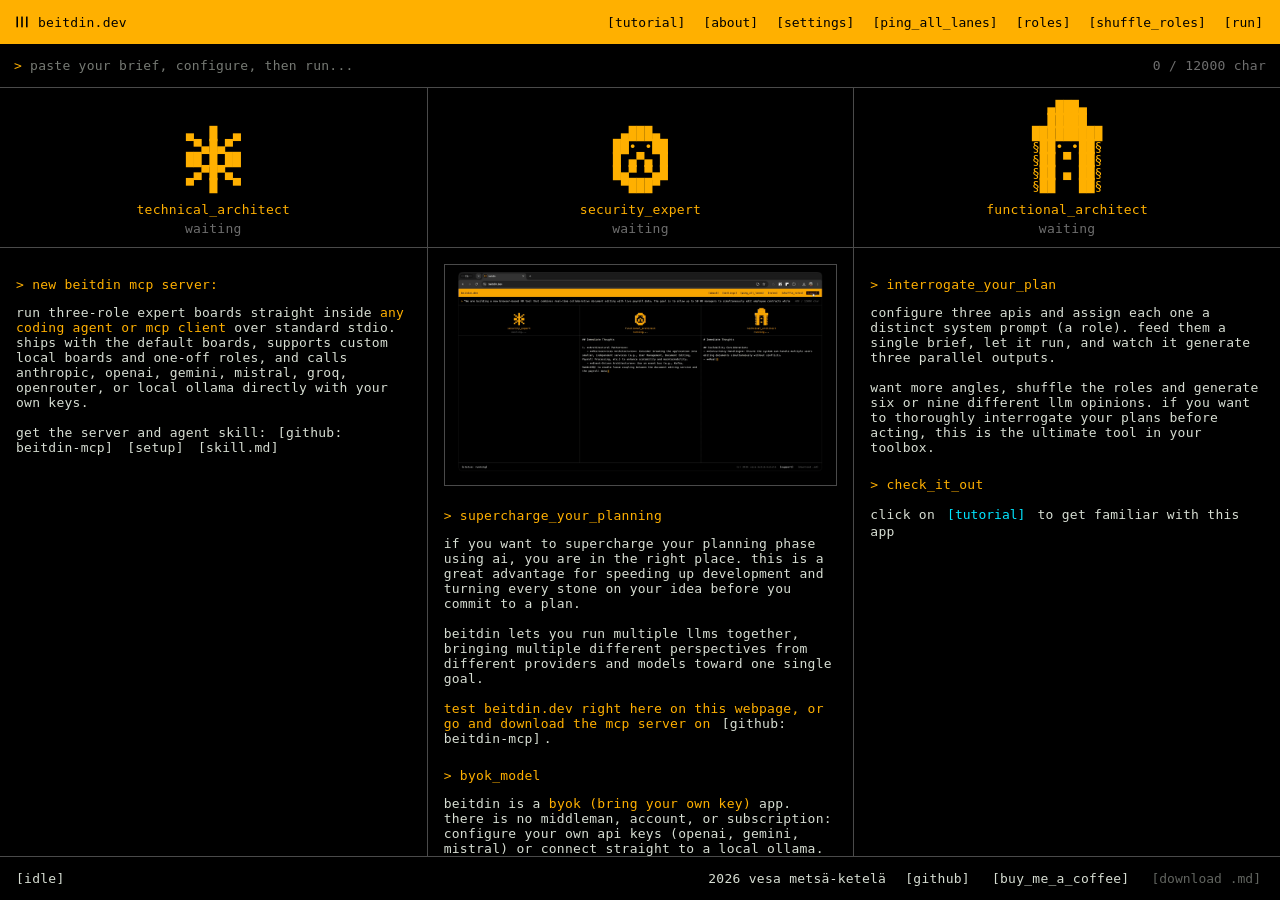
<file: index.html>
<!DOCTYPE html>
<html lang="en">
<head>
  <link rel="icon" type="image/svg+xml" href="icon.svg?v=3">
  <link rel="mask-icon" href="icon.svg?v=3" color="#ffb000">
  <link rel="icon" type="image/png" sizes="32x32" href="icon-32.png?v=3">
  <link rel="icon" type="image/png" sizes="16x16" href="icon-16.png?v=3">
  <link rel="icon" type="image/x-icon" href="favicon.ico?v=3">
  <link rel="apple-touch-icon" href="apple-touch-icon.png?v=3">
  <link rel="manifest" href="manifest.json">
  <meta name="theme-color" content="#0a0a0a">

  <meta charset="UTF-8">
  <meta name="viewport" content="width=device-width, initial-scale=1.0">
  <meta name="referrer" content="no-referrer">
  <meta http-equiv="Content-Security-Policy" content="default-src 'self'; script-src 'self'; style-src 'self' 'unsafe-inline'; connect-src https: http://localhost:* http://127.0.0.1:*; frame-src 'self' https://www.youtube.com; frame-ancestors 'none'; form-action 'none'">
  <title>beitdin.dev</title>
  <meta property="og:title" content="beitdin.dev: Supercharge your AI planning">
  <meta property="og:description" content="Run three LLMs concurrently with different system prompts. Turn every stone before you commit to a task.">
  <meta property="og:image" content="https://beitdin.dev/img/share-preview.png">
  <meta property="og:url" content="https://beitdin.dev">
  <meta name="twitter:card" content="summary_large_image">
  <link rel="stylesheet" href="css/tutorial.css">
  <style>
    :root {
      --bg: #000000;
      --amber: #ffb000;
      --amber-dim: #a06e00;
      --ink: #d7ded3;
      --frame: #4a4a4a;
      --frame-hi: #6e6e6e;
      --red: #ff5555;
      --cyan: #00e5ff;
      --cyan-dim: #008b99;
      --mono: ui-monospace, SFMono-Regular, "SF Mono", Menlo, Consolas, monospace;
      --bar-h: 44px;   /* titlebar, promptbox and footer share one height */
    }
    
    /* one font, one size, everywhere */
    * {
      font-family: var(--mono) !important;
      font-size: 13px !important;
      font-weight: 400 !important;
      font-style: normal !important;
      box-sizing: border-box;
    }
    
    html, body { height: 100%; margin: 0; }
    
    body {
      background: var(--bg);
      color: var(--ink);
      
      letter-spacing: .02em;
      display: flex;
      flex-direction: column;
      overflow: hidden;
      text-transform: lowercase;
    }
    
    ::selection { background: var(--amber); color: #000; }

    /* Titlebar */
    header.titlebar {
      flex: none;
      display: flex;
      align-items: center;
      gap: 12px;
      background: var(--amber);
      color: #000;
      padding: 0 14px;
      height: var(--bar-h);
      letter-spacing: .02em;
    }
    
    header.titlebar h1 {
      margin: 0;
      letter-spacing: .02em;
      display: flex;
      align-items: center;
      gap: 8px;
    }

    header.titlebar h1 .titlebar-logo {
      width: 16px;
      height: 16px;
      display: block;
      flex-shrink: 0;
    }

    .controls {
      margin-left: auto;
      display: flex;
      align-items: center;
      gap: 12px;
    }
    
    button {
      background: none;
      border: 0;
      padding: 1px 3px;
      
      color: var(--ink);
      cursor: pointer;
      text-transform: lowercase;
    }
    button::before, a.btn::before { content: "["; }
    button::after, a.btn::after { content: "]"; }
    button:hover:not(:disabled), a.btn:hover { background: #000; color: var(--amber); }
    button:disabled { opacity: .45; cursor: default; }
    #btnDownload:not(:disabled) { color: #ffffff; }

    /* The credit line. Deliberately not a .btn: it is not a command, so it gets
       no brackets. Lowercase like the rest of the app. */
    a.credit {
      color: var(--ink);
      text-decoration: none;
      white-space: nowrap;
    }
    a.credit:hover { color: var(--amber); }

    /* An outbound link that reads as one of the app's buttons. */
    a.btn {
      background: none;
      border: 0;
      padding: 1px 3px;
      color: var(--ink);
      cursor: pointer;
      text-transform: lowercase;
      text-decoration: none;
    }

    .titlebar button { color: #000; }
    .titlebar button:hover:not(:disabled) { background: #000; color: var(--amber); }

    /* Promptbox */
    .promptbox {
      flex: none;
      display: grid;
      /* Input takes the room, everything after it sits hard right. A trailing
         1fr column used to push the char counter into the middle. */
      grid-template-columns: 1fr auto;
      align-items: center;
      /* Settings and roles modes put a third visible child in a two column
         grid, which wrapped to a second row and pushed everything above the
         bar's centre line. Pin them all to row one. */
      grid-auto-flow: column;
      gap: 16px;
      padding: 0 14px;
      border-bottom: 1px solid var(--frame);
      height: var(--bar-h);
    }
    .prompt-input-area {
      display: flex;
      gap: 8px;
      align-items: center; /* Center aligns the text and input vertically */
    }
    .caret { color: var(--amber); flex: none;  }
    .promptbox input {
      flex: 1;
      min-width: 0;
      background: transparent;
      border: 0;
      color: var(--ink);
      
      letter-spacing: inherit;
      padding: 0;
      margin: 0;
      caret-color: var(--amber);
      text-transform: none; 
      outline: none;
    }
    .promptbox input::placeholder { color: var(--ink); opacity: .55; text-transform: lowercase; }
    
    .brief-footer {
      display: flex;
      justify-content: flex-end;
      color: var(--frame-hi);
    }

    /* Lanes */
    .lanes-wrap {
      flex: 1 1 auto;
      min-height: 0;
      position: relative;
    }
    .lanes {
      display: grid;
      grid-template-columns: repeat(3, minmax(0, 1fr));
      height: 100%;
    }
    .lane {
      display: flex;
      flex-direction: column;
      min-height: 0;
      min-width: 0;
    }
    .lane + .lane { border-left: 1px solid var(--frame); }
    
    .lane-head {
      display: flex;
      flex-direction: column;
      align-items: center;
      justify-content: flex-end;
      padding: 12px 10px 11px;
      flex: none;
      border-bottom: 1px solid var(--frame);
      height: 160px;
    }

    /* ASCII lane marks.
       Block marks are 9 characters wide on every line: line-height must be 1
       and letter-spacing 0, or the columns drift apart. */
    .logo {
      margin: 0 0 10px 0;
      color: var(--amber);
      line-height: 1;
      letter-spacing: 0;
      white-space: pre;
      user-select: none;
      font-variant-ligatures: none;
    }
    
    .role-title {
      color: var(--amber);
      margin-bottom: 4px;
      text-align: center;
    }

    .lane-status {
      color: var(--frame-hi);
    }

    .term {
      flex: 1;
      overflow-y: auto;
      padding: 11px 13px 18px;
      line-height: 1.6;
      color: var(--ink);
      white-space: pre-wrap;
      word-break: break-word;
      scrollbar-width: thin;
      text-transform: none;
    }
    .term::-webkit-scrollbar { width: 8px; }
    .term::-webkit-scrollbar-thumb { background: var(--frame); }

    .streaming-cursor::after {
      content: "█";
      color: var(--amber);
      animation: blink 0.9s steps(2, start) infinite;
      margin-left: 4px;
    }
    @keyframes blink { 50% { opacity: 0.15; } }

    /* Footer */
    .result-foot {
      flex: none;
      display: flex;
      align-items: center;
      gap: 12px;
      padding: 0 16px;
      height: var(--bar-h);
      border-top: 1px solid var(--frame);
      background: var(--bg);
    }
    .verdict { color: var(--ink); letter-spacing: .02em; }
    .verdict::before { content: "["; }
    .verdict::after { content: "]"; }
    
    .right { margin-left: auto; display: flex; align-items: center; gap: 10px; }

    /* Full Page Overlays (for Roles / About) */
    .page-bg {
      display: none;
      position: fixed;
      inset: 0;
      background: rgba(0,0,0,.92);
      z-index: 50;
      overflow-y: auto;
      padding: 28px 32px 40px;
      scrollbar-width: thin;
    }
    .page-bg::-webkit-scrollbar { width: 8px; }
    .page-bg::-webkit-scrollbar-thumb { background: var(--frame); }
    .page-bg.open { display: block; }
    
    .page-close {
      position: absolute;
      top: 10px;
      right: 16px;
      background: none;
      border: 0;
      color: var(--ink);
      
      cursor: pointer;
      padding: 2px 6px;
    }
    .page-close:hover { color: var(--amber); background: none; }
    
    .page p { color: var(--ink); margin: 0 0 10px; line-height: 1.7; text-transform: none; }
    
    .page .sep { border-top: 1px solid var(--frame); margin: 16px 0; }
    
    .board-pick { cursor: pointer; color: var(--ink); margin-bottom: 6px; }
    .board-pick::before { content: "  "; white-space: pre; }
    .board-pick:hover::before { content: "> "; color: var(--amber); }
    .board-pick.active::before { content: "> "; color: var(--amber); }
    .board-pick.active { color: var(--amber); }
    
    

    .page-bg input, .lane-settings input, .page-bg select, .lane-settings select {
      display: block; width: 100%;
      background: transparent;
      border: 0;
      border-bottom: 1px solid var(--frame);
      color: var(--amber);
      padding: 4px 0;
      caret-color: var(--amber);
      text-transform: lowercase;
    }
    .page-bg input, .lane-settings input:focus, .page-bg select, .lane-settings select:focus {
      outline: none;
      border-bottom-color: var(--amber);
    }
    .page-bg input, .lane-settings input[type="password"] { text-transform: none; }

  
    
  
    .term-select {
      position: relative;
      width: 100%;
      cursor: pointer;
      color: var(--amber);
      border-bottom: 1px solid var(--frame);
      padding: 4px 0;
      user-select: none;
      margin-bottom: 16px;
    }
    .term-select-current {
      display: flex;
      justify-content: space-between;
      white-space: nowrap;
      overflow: hidden;
      text-overflow: ellipsis;
    }
    .term-select-current::after {
      content: '[+]';
      color: var(--frame);
    }
    .term-select.open .term-select-current::after {
      content: '[-]';
      color: var(--amber);
    }
    .term-options {
      display: none;
      flex-direction: column;
      position: absolute;
      top: 100%;
      left: 0;
      width: 100%;
      z-index: 1000;
      background: var(--bg);
      border: 1px dashed var(--frame);
      margin-top: 4px;
      max-height: 200px;
      overflow-y: auto;
    }
    .term-select.open .term-options {
      display: flex;
    }
    .term-option {
      padding: 4px 8px;
      color: var(--amber-dim);
      white-space: nowrap;
    }
    .term-option.selected {
      color: var(--amber);
    }
    .term-option:hover, .term-option.selected:hover {
      background: var(--amber);
      color: var(--bg);
    }
    .term-option.selected::before {
      content: '> ';
    }

  
    @keyframes term-blink {
      0%, 49% { opacity: 1; }
      50%, 100% { opacity: 0; }
    }
    .blinking {
      animation: term-blink 1s infinite;
    }

    #mobile-warning {
      display: none;
      position: fixed;
      top: 0; left: 0; width: 100vw; height: 100vh;
      background: var(--bg);
      color: var(--amber);
      z-index: 9999;
      padding: 32px;
      font-size: 13px;
      box-sizing: border-box;
    }
    
    @media (max-width: 999px) {
      body > *:not(#mobile-warning) {
        display: none !important;
      }
      #mobile-warning {
        display: flex;
        flex-direction: column;
        justify-content: center;
        align-items: center;
      }
    }
  </style>
</head>
<body>

  <div id="mobile-warning">
    <div style="text-align: left; max-width: 600px; width: 100%;">
      <p style="color: var(--red);">> FATAL ERROR: DISPLAY WIDTH TOO SMALL</p>
      <p style="color: var(--amber); margin-top: 16px;">beitdin requires a minimum viewport width of 1000px to render the concurrent 3-lane execution environment.</p>
      <p style="color: var(--amber); margin-top: 16px;">please use a desktop browser or expand your window.</p>
    </div>
  </div>


  <header class="titlebar">
    <h1 id="homeLogo" style="cursor: pointer;">
      <svg class="titlebar-logo" viewBox="0 0 100 100" fill="#000" aria-hidden="true">
        <rect x="15" y="16" width="10" height="67"/>
        <rect x="45" y="16" width="10" height="67"/>
        <rect x="75" y="16" width="10" height="67"/>
      </svg>
      <span>beitdin.dev</span>
    </h1>
    
    <div class="controls">
      <button id="btnMain" style="display: none; color: var(--amber);">close_main</button>
      <button id="btnTutorial">tutorial</button>
      <button id="btnAbout">about</button>
      <button id="btnSettings">settings</button>
      <button id="btnPingAll">ping_all_lanes</button>
      <button id="btnRoles">roles</button>
      <button id="btnShuffleRoles">shuffle_roles</button>
      <button id="btnCancel" style="display:none; color: var(--red);">cancel</button>
      <button id="btnRun">run</button>
    </div>
  </header>


  
  <div class="promptbox">
    <div class="prompt-input-area" id="promptArea">
      <span class="caret">></span>
      <input id="briefInput" maxlength="12000" placeholder="paste your brief, configure, then run..." autocomplete="off">
    </div>
      

    <div id="settingsTopBar" style="display: none; align-items: center; gap: 16px;">
      <span style="color: var(--frame-hi);">keys are held for this tab only and never written to disk.</span>
      <button id="btnClearKeys" style="background: transparent; border: none; color: var(--red); cursor: pointer; font: inherit;">clear_keys</button>
    </div>

    <div id="rolesTopBar" style="display: none; align-items: center; gap: 24px; ">
      <div style="display: flex; align-items: center; gap: 8px; width: 250px;">
        <label style="color:var(--amber);">> board:</label>
        <div class="term-select" id="board-select-wrapper" style="text-align: left; flex: 1; margin-bottom: 0;">
          <div class="term-select-current" id="board-select-current"></div>
          <div class="term-options" id="board-options"></div>
        </div>
      </div>
      <div id="boardControls" style="display: flex; gap: 16px; align-items: center;">
        <button id="btnNewBoard" style="background: transparent; border: none; color: var(--amber); cursor: pointer; font: inherit;">new</button>
        <button id="btnDownloadBoard" style="background: transparent; border: none; color: var(--amber); cursor: pointer; font: inherit;">export</button>
        <button id="btnUploadBoard" style="background: transparent; border: none; color: var(--amber); cursor: pointer; font: inherit;">import</button>
        <button id="btnDeleteBoard" style="background: transparent; border: none; color: var(--red); cursor: pointer; font: inherit; display: none;">delete</button>
        <input type="file" id="uploadBoardInput" accept=".json" style="display: none;">
      </div>

      <!-- Naming a new board happens inline, in the terminal style. -->
      <div id="newBoardRow" style="display: none; align-items: center; gap: 12px; flex: 1;">
        <label style="color:var(--amber); white-space: nowrap;">&gt; board_name:</label>
        <input type="text" id="nbName" placeholder="my_board" autocomplete="off" maxlength="60"
               style="flex: 1; min-width: 0; max-width: 260px; background: transparent; border: 0; border-bottom: 1px solid var(--frame); color: var(--amber); font: inherit; padding: 2px 0; outline: none; text-transform: none;">
        <button id="nbCreate" style="background: transparent; border: none; color: var(--amber); cursor: pointer; font: inherit;">create</button>
        <button id="nbCancel" style="background: transparent; border: none; color: var(--ink); cursor: pointer; font: inherit;">cancel</button>
        <span id="nbError" style="color: var(--red);"></span>
      </div>
    </div>
    <div class="brief-footer" id="promptFooter" style="margin-top: 0; flex-shrink: 0;">
      <span id="charCount">0 / 12000 char</span>
    </div>
  </div>

  <main class="lanes-wrap">
    <div class="lanes">
      <!-- Slot 1 -->
      <div class="lane" id="lane-0">
        <div class="lane-head">
          <div class="logo" id="logo-0"></div>
          <div class="role-title" id="role-0">role_1</div>
          <div class="lane-status" id="status-0">waiting</div>
        </div>
        <div class="lane-main" id="main-0" style="padding: 16px; overflow-y: auto; flex: 1; color: var(--ink);">
          <p style="color: var(--amber);">> new beitdin mcp server:</p>
          <p>run three-role expert boards straight inside <span style="color: var(--amber);">any coding agent or mcp client</span> over standard stdio. ships with the default boards, supports custom local boards and one-off roles, and calls anthropic, openai, gemini, mistral, groq, openrouter, or local ollama directly with your own keys.<br><br>get the server and agent skill: <a class="btn" href="https://github.com/soundisspirit/beitdin-mcp" target="_blank" rel="noopener noreferrer">github: beitdin-mcp</a> <a class="btn" href="https://github.com/soundisspirit/beitdin-mcp#setup" target="_blank" rel="noopener noreferrer">setup</a> <a class="btn" href="https://github.com/soundisspirit/beitdin-mcp/blob/main/skills/beitdin-board/SKILL.md" target="_blank" rel="noopener noreferrer">skill.md</a></p>
        </div>
        <div class="term" id="content-0" style="display: none;"></div>
        <div class="lane-settings" id="settings-0" style="display: none; padding: 16px; overflow-y: auto; flex: 1;"></div>
        <div class="lane-roles" id="roles-0" style="display: none; padding: 16px; overflow-y: auto; flex: 1;"><div style="margin-bottom: 16px;"><label style="display:block; color:var(--amber); margin-bottom:4px;">> lane_1_title:</label><input type="text" id="role-title-0" style="width: 100%; background: transparent; border: 0; border-bottom: 1px solid var(--frame); color: var(--amber); font: inherit; padding: 4px 0; outline: none;"></div><div style="margin-bottom: 16px;"><div style="display: flex; justify-content: space-between; margin-bottom: 4px;"><label style="color:var(--amber);">> system_prompt:</label><span id="role-focus-count-0" style="color:var(--frame-hi);">0 / 4000</span></div><textarea id="role-focus-0" maxlength="4000" style="width: 100%; background: transparent; border: 1px dashed var(--frame); color: var(--amber); font: inherit; padding: 8px; outline: none; min-height: 200px; resize: vertical;"></textarea></div></div>
        <div class="lane-about" id="about-0" style="display: none; padding: 16px; overflow-y: auto; flex: 1; color: var(--ink);">
          <p style="color: var(--amber);">> what_is_this</p>
          <p>three specialists read your brief at the same time and hand you one document with all three outputs.<br><br>each lane holds a model <span style="color: var(--amber);">and a role</span>: a title and a system prompt. the same brief reaches lane one as a technical architect and lane two as a security expert, so the answers diverge because the framing differs, not because you asked three different things.<br><br><span style="color: var(--amber);">this is not a model comparison tool, but you can use it like that too if you want.</span> it is not asking which model wrote the better answer to one question. the lanes ask different questions of the same brief.<br><br>every lane is configured on its own, so you can put openai beside gemini beside a local ollama.<br><br>shuffle_roles deals the roles out to different lanes. run the same brief again and the security role lands on a model that did not hold it last time. every run appends to the same markdown document, so the angles stack up in one file that you can hand onward.<br><br>bring your own key. there is no server, no account and no queue: the page is static and your browser talks straight to whichever api you point it at.</p>

          <p style="color: var(--amber); margin-top: 22px;">> architecture_and_data</p>
          <p><span style="color: var(--amber);">no backend:</span> the app is a fully static html/js page. your brief, data, and api keys go directly from your browser to your chosen ai provider. data never routes through beitdin's servers.<br><br><span style="color: var(--amber);">keys are not saved to disk:</span> api keys are stored only in the browser's session storage. they disappear completely as soon as you close the tab. they are never written to your hard drive or sent anywhere else.<br><br><span style="color: var(--amber);">open source:</span> the code is public and open source on <a class="btn" href="https://github.com/soundisspirit/beitdin" target="_blank" rel="noopener noreferrer">github</a>.</p>
        </div>
      </div>
      
      <!-- Slot 2 -->
      <div class="lane" id="lane-1">
        <div class="lane-head">
          <div class="logo" id="logo-1"></div>
          <div class="role-title" id="role-1">role_2</div>
          <div class="lane-status" id="status-1">waiting</div>
        </div>
        <div class="lane-main" id="main-1" style="padding: 16px; overflow-y: auto; flex: 1; color: var(--ink);">
          <img src="img/beitdin-GIF-V1-Home.gif" alt="beitdin demo" width="1024" height="576" style="width: 100%; height: auto; border: 1px solid var(--frame); display: block;">
          <p style="color: var(--amber); margin-top: 22px;">> supercharge_your_planning</p>
          <p>if you want to supercharge your planning phase using ai, you are in the right place. this is a great advantage for speeding up development and turning every stone on your idea before you commit to a plan.<br><br>beitdin lets you run multiple llms together, bringing multiple different perspectives from different providers and models toward one single goal.<br><br><span style="color: var(--amber);">test beitdin.dev right here on this webpage, or go and download the mcp server on</span> <a class="btn" href="https://github.com/soundisspirit/beitdin-mcp" target="_blank" rel="noopener noreferrer">github: beitdin-mcp</a>.</p>
          <p style="color: var(--amber); margin-top: 22px;">> byok_model</p>
          <p>beitdin is a <span style="color: var(--amber);">byok (bring your own key)</span> app. there is no middleman, account, or subscription: configure your own api keys (openai, gemini, mistral) or connect straight to a local ollama. keys stay in your browser memory only.</p>
          <p style="color: var(--amber); margin-top: 22px;">> open_source</p>
          <p>100% client-side and free. inspect or fork the source on <a class="btn" href="https://github.com/soundisspirit/beitdin" target="_blank" rel="noopener noreferrer">github</a>.</p>
        </div>
        <div class="term" id="content-1" style="display: none;"></div>
        <div class="lane-settings" id="settings-1" style="display: none; padding: 16px; overflow-y: auto; flex: 1;"></div>
        <div class="lane-roles" id="roles-1" style="display: none; padding: 16px; overflow-y: auto; flex: 1;"><div style="margin-bottom: 16px;"><label style="display:block; color:var(--amber); margin-bottom:4px;">> lane_2_title:</label><input type="text" id="role-title-1" style="width: 100%; background: transparent; border: 0; border-bottom: 1px solid var(--frame); color: var(--amber); font: inherit; padding: 4px 0; outline: none;"></div><div style="margin-bottom: 16px;"><div style="display: flex; justify-content: space-between; margin-bottom: 4px;"><label style="color:var(--amber);">> system_prompt:</label><span id="role-focus-count-1" style="color:var(--frame-hi);">0 / 4000</span></div><textarea id="role-focus-1" maxlength="4000" style="width: 100%; background: transparent; border: 1px dashed var(--frame); color: var(--amber); font: inherit; padding: 8px; outline: none; min-height: 200px; resize: vertical;"></textarea></div></div>
        <div class="lane-about" id="about-1" style="display: none; padding: 16px; overflow-y: auto; flex: 1; color: var(--ink);">
          <p style="color: var(--amber);">> why_it_exists</p>
          <p>built for getting multi-angle responses from different models and role combinations.<br><br>built to replace the copy-paste round trip: three tabs open, the same brief pasted three times, three answers stitched together by hand afterwards.<br><br>the useful part is not that three models answer. it is that they answer as different specialists, so the output stacks into something you can hand onward rather than three versions of the same paragraph.<br><br>currently this supports running 3 apis at once, but try also shuffle roles when you have run once and get more perspectives.<br><br>all runs will be stored in this session in the download .md file located in the bottom right corner.</p>

          <p style="color: var(--amber); margin-top: 22px;">> privacy_and_safety</p>
          <p><span style="color: var(--amber);">zero tracking:</span> the app has no analytics, cookies, third-party scripts, or telemetry. no one is monitoring what you write.<br><br><span style="color: var(--amber);">no xss risk:</span> ai-generated responses are injected using the textcontent method instead of innerhtml, meaning the ai cannot accidentally inject executable code into the page.<br><br><span style="color: var(--amber);">strict csp:</span> the page enforces a strict content security policy (script-src 'self'), blocking any external scripts from loading.</p>
        </div>
      </div>
      
      <!-- Slot 3 -->
      <div class="lane" id="lane-2">
        <div class="lane-head">
          <div class="logo" id="logo-2"></div>
          <div class="role-title" id="role-2">role_3</div>
          <div class="lane-status" id="status-2">waiting</div>
        </div>
        <div class="lane-main" id="main-2" style="padding: 16px; overflow-y: auto; flex: 1; color: var(--ink);">
          <p style="color: var(--amber);">> interrogate_your_plan</p>
          <p>configure three apis and assign each one a distinct system prompt (a role). feed them a single brief, let it run, and watch it generate three parallel outputs.<br><br>want more angles, shuffle the roles and generate six or nine different llm opinions. if you want to thoroughly interrogate your plans before acting, this is the ultimate tool in your toolbox.</p>
          <p style="color: var(--amber); margin-top: 22px;">> check_it_out</p>
          <p>click on <button id="btnLaneTutorial" class="tutorial-action-btn">tutorial</button> to get familiar with this app</p>
        </div>
        <div class="term" id="content-2" style="display: none;"></div>
        <div class="lane-settings" id="settings-2" style="display: none; padding: 16px; overflow-y: auto; flex: 1;"></div>
        <div class="lane-roles" id="roles-2" style="display: none; padding: 16px; overflow-y: auto; flex: 1;"><div style="margin-bottom: 16px;"><label style="display:block; color:var(--amber); margin-bottom:4px;">> lane_3_title:</label><input type="text" id="role-title-2" style="width: 100%; background: transparent; border: 0; border-bottom: 1px solid var(--frame); color: var(--amber); font: inherit; padding: 4px 0; outline: none;"></div><div style="margin-bottom: 16px;"><div style="display: flex; justify-content: space-between; margin-bottom: 4px;"><label style="color:var(--amber);">> system_prompt:</label><span id="role-focus-count-2" style="color:var(--frame-hi);">0 / 4000</span></div><textarea id="role-focus-2" maxlength="4000" style="width: 100%; background: transparent; border: 1px dashed var(--frame); color: var(--amber); font: inherit; padding: 8px; outline: none; min-height: 200px; resize: vertical;"></textarea></div></div>
        <div class="lane-about" id="about-2" style="display: none; padding: 16px; overflow-y: auto; flex: 1; color: var(--ink);">
          <p style="color: var(--amber);">> user_responsibility</p>
          <p><span style="color: var(--amber);">keys in memory:</span> as long as the tab is open, your api keys live in the browser's memory in plain text. a malicious browser extension reading page data could theoretically capture them.<br><br><span style="color: var(--amber);">endpoint responsibility:</span> since you configure the target url, you are responsible for knowing where your keys are sent.</p>
          
          <p style="color: var(--amber); margin-top: 22px;">> summary_and_recommendation</p>
          <p>beitdin is inherently more secure than most ai wrappers or saas platforms because it removes the middleman. you communicate directly with the ai's api.<br><br><span style="color: var(--amber);">recommendation:</span> highly recommended. to eliminate all risk, generate dedicated api keys for this app in your provider's dashboard and set a strict monthly spending limit.</p>

          <p style="color: var(--amber); margin-top: 22px;">> disclaimer</p>
          <p>this tool is provided "as is", without warranty of any kind. the author takes no responsibility for any misuse, data leaks, api costs, or any other consequences resulting from the use of this software. use at your own risk.</p>
        </div>
      </div>
    </div>
    
    <!-- Roles Full Page Overlay -->
    
  </main>

  <footer class="result-foot">
    <span class="verdict" id="globalStatus">idle</span>
    <div class="right" style="display: flex; gap: 16px;">
      <button id="btnClearRuns" disabled style="display: none; color: var(--red);">clear_runs</button>
      <a class="credit" href="https://soundisspirit.com/index.php" target="_blank" rel="noopener noreferrer"><span id="creditYear">2026</span> vesa metsä-ketelä</a>
      <a id="btnGithub" class="btn" href="https://github.com/soundisspirit/beitdin" target="_blank" rel="noopener noreferrer">github</a>
      <a id="btnBuyMeACoffee" class="btn" href="https://www.buymeacoffee.com/soundisspirit" target="_blank" rel="noopener noreferrer">buy_me_a_coffee</a>
      <button id="btnDownload" disabled>download .md</button>
    </div>
  </footer>

  

  <!-- About Dialog -->
  

  <script type="module" src="js/main.js"></script>
</body>
</html>
</file>
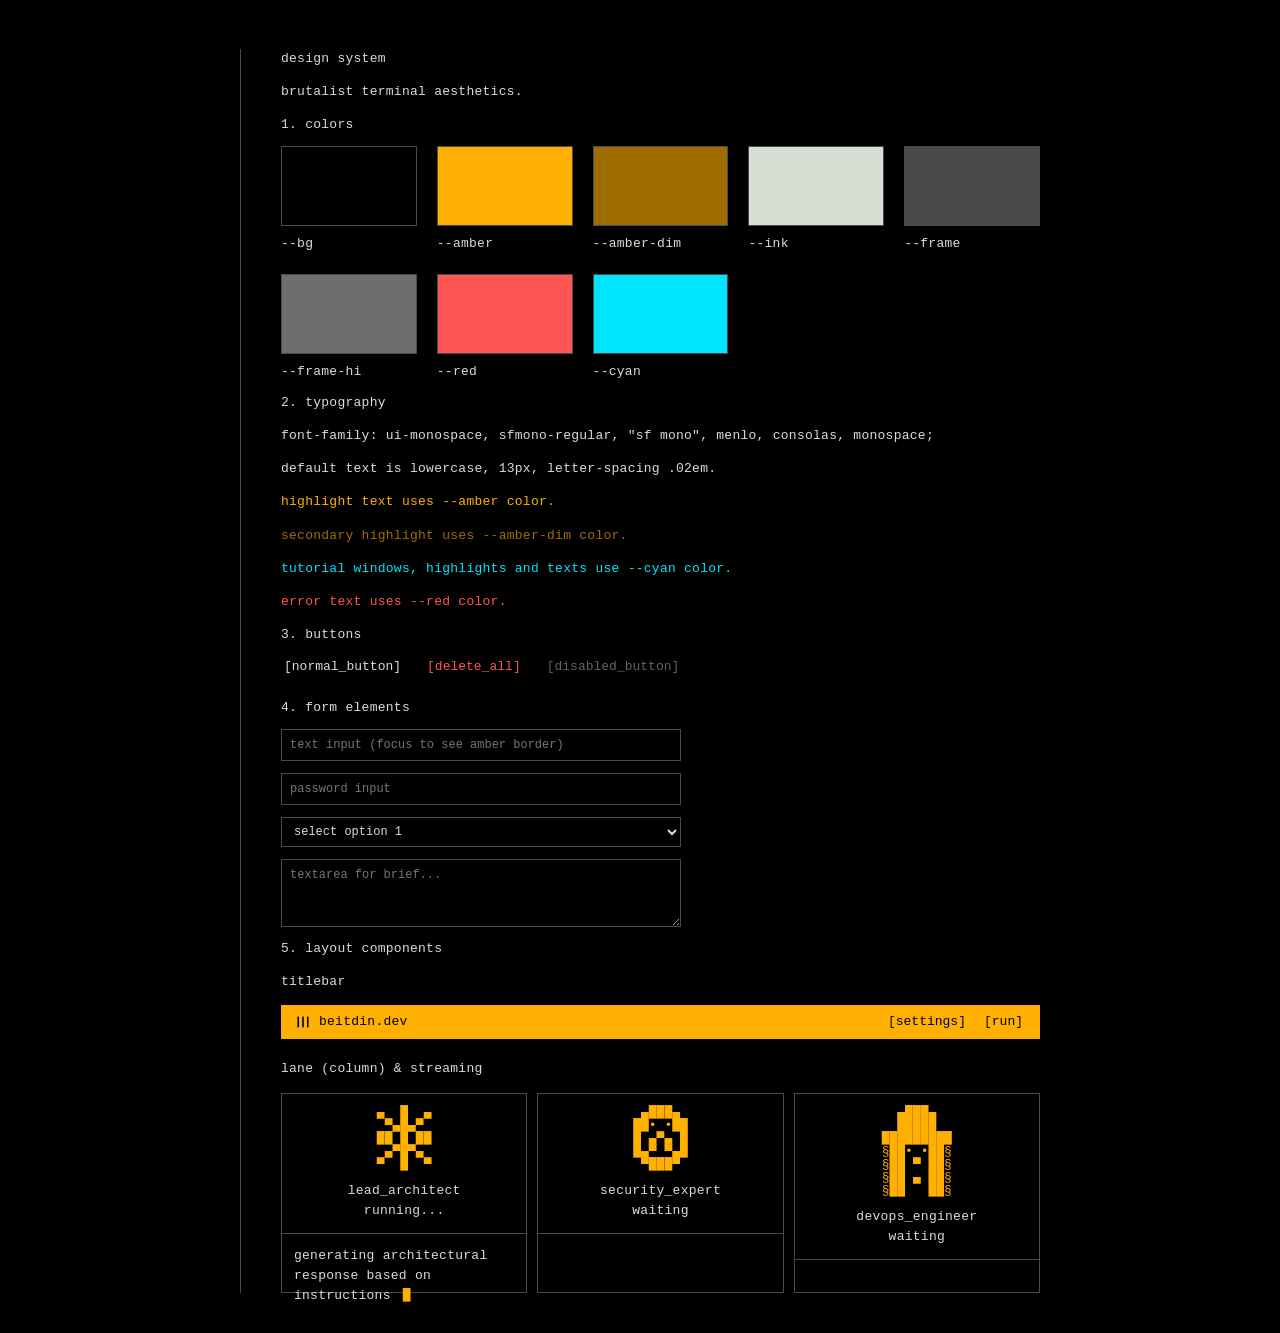
<file: design-system.html>
<!DOCTYPE html>
<html lang="en">
<head>
  <meta charset="UTF-8">
  <meta name="viewport" content="width=device-width, initial-scale=1.0">
  <title>Design System - beitdin</title>
  <style>
    :root {
      --bg: #000000;
      --amber: #ffb000;
      --amber-dim: #a06e00;
      --ink: #d7ded3;
      --frame: #4a4a4a;
      --frame-hi: #6e6e6e;
      --red: #ff5555;
      --cyan: #00e5ff;
      --cyan-dim: #008b99;
      --mono: ui-monospace, SFMono-Regular, "SF Mono", Menlo, Consolas, monospace;
    }
    
    * { 
      box-sizing: border-box; 
      font-family: var(--mono);
      font-size: 13px;
      font-weight: 400;
      font-style: normal;
    }
    
    body {
      background: var(--bg);
      color: var(--ink);
      font: 13px/1.55 var(--mono);
      letter-spacing: .02em;
      margin: 0;
      padding: 40px;
      text-transform: lowercase;
    }

    ::selection { background: var(--amber); color: #000; }

    .container {
      max-width: 800px;
      margin: 0 auto;
      border-left: 1px solid var(--frame);
      padding-left: 40px;
    }


    /* Colors */
    .color-grid {
      display: grid;
      grid-template-columns: repeat(auto-fill, minmax(120px, 1fr));
      gap: 20px;
    }
    .color-swatch {
      height: 80px;
      border: 1px solid var(--frame);
      margin-bottom: 8px;
    }

    /* Buttons */
    button {
      background: none;
      border: 0;
      padding: 1px 3px;
      font: inherit;
      color: var(--ink);
      cursor: pointer;
      text-transform: lowercase;
    }
    button::before { content: "["; }
    button::after { content: "]"; }
    button:hover:not(:disabled) { background: #000; color: var(--amber); }
    button:disabled { opacity: .45; cursor: default; }

    .btn-danger { color: var(--red); }
    .btn-danger:hover:not(:disabled) { color: var(--red); }

    /* Inputs */
    input, textarea, select {
      display: block;
      width: 100%;
      max-width: 400px;
      background: transparent;
      border: 1px solid var(--frame);
      color: var(--ink);
      font: 12px/1.5 var(--mono);
      padding: 6px 8px;
      caret-color: var(--amber);
      text-transform: lowercase;
      margin-bottom: 12px;
    }
    input:focus, textarea:focus, select:focus {
      outline: none;
      border-color: var(--amber);
    }
    select option { background: #000; color: var(--ink); }

    /* Component Examples */
    .mock-titlebar {
      display: flex;
      align-items: center;
      gap: 12px;
      background: var(--amber);
      color: #000;
      padding: 6px 14px;
      margin-bottom: 20px;
    }
    .mock-titlebar button { color: #000; }
    .mock-titlebar button:hover:not(:disabled) { color: var(--amber); }

    .mock-lane {
      border: 1px solid var(--frame);
      width: 300px;
      height: 200px;
      display: flex;
      flex-direction: column;
    }
    .lane-head {
      padding: 12px 10px;
      border-bottom: 1px solid var(--frame);
      text-align: center;
    }
    .lane-body {
      padding: 12px;
      flex: 1;
    }
    
    .cursor::after {
      content: "█";
      color: var(--amber);
      animation: blink 0.9s steps(2, start) infinite;
      margin-left: 4px;
    }
    @keyframes blink { 50% { opacity: 0.15; } }

    /* ASCII lane marks */
    .logo {
      margin: 0 0 10px 0;
      color: var(--amber);
      line-height: 1;
      letter-spacing: 0;
      white-space: pre;
      user-select: none;
      font-variant-ligatures: none;
    }

  </style>
</head>
<body>
  <div class="container">
    <h1>Design System</h1>
    <p>Brutalist terminal aesthetics.</p>

    <h2>1. Colors</h2>
    <div class="color-grid">
      <div><div class="color-swatch" style="background: var(--bg);"></div><div class="color-label">--bg</div></div>
      <div><div class="color-swatch" style="background: var(--amber);"></div><div class="color-label">--amber</div></div>
      <div><div class="color-swatch" style="background: var(--amber-dim);"></div><div class="color-label">--amber-dim</div></div>
      <div><div class="color-swatch" style="background: var(--ink);"></div><div class="color-label">--ink</div></div>
      <div><div class="color-swatch" style="background: var(--frame);"></div><div class="color-label">--frame</div></div>
      <div><div class="color-swatch" style="background: var(--frame-hi);"></div><div class="color-label">--frame-hi</div></div>
      <div><div class="color-swatch" style="background: var(--red);"></div><div class="color-label">--red</div></div>
      <div><div class="color-swatch" style="background: var(--cyan);"></div><div class="color-label">--cyan</div></div>
    </div>

    <h2>2. Typography</h2>
    <p>font-family: ui-monospace, SFMono-Regular, "SF Mono", Menlo, Consolas, monospace;</p>
    <p>default text is lowercase, 13px, letter-spacing .02em.</p>
    <p style="color: var(--amber);">highlight text uses --amber color.</p>
    <p style="color: var(--amber-dim);">secondary highlight uses --amber-dim color.</p>
    <p style="color: var(--cyan);">tutorial windows, highlights and texts use --cyan color.</p>
    <p style="color: var(--red);">error text uses --red color.</p>

    <h2>3. Buttons</h2>
    <div style="display: flex; gap: 20px; margin-bottom: 20px;">
      <button>normal_button</button>
      <button class="btn-danger">delete_all</button>
      <button disabled>disabled_button</button>
    </div>

    <h2>4. Form Elements</h2>
    <input type="text" placeholder="text input (focus to see amber border)">
    <input type="password" placeholder="password input">
    <select>
      <option>select option 1</option>
      <option>select option 2</option>
    </select>
    <textarea rows="3" placeholder="textarea for brief..."></textarea>

    <h2>5. Layout Components</h2>
    
    <h3>Titlebar</h3>
    <div class="mock-titlebar">
      <div style="display: flex; align-items: center; gap: 8px;">
        <svg width="16" height="16" viewBox="0 0 100 100" fill="#000" aria-hidden="true" style="display: block; flex-shrink: 0;">
          <rect x="15" y="16" width="10" height="67"/>
          <rect x="45" y="16" width="10" height="67"/>
          <rect x="75" y="16" width="10" height="67"/>
        </svg>
        <span>beitdin.dev</span>
      </div>
      <div style="margin-left: auto; display: flex; gap: 12px;">
        <button>settings</button>
        <button>run</button>
      </div>
    </div>

    <h3>Lane (Column) & Streaming</h3>
    <div style="display: flex; gap: 10px;">
      <div class="mock-lane">
        <div class="lane-head">
          <div class="logo" data-lane="1"></div>
          <div class="role">lead_architect</div>
          <div class="status">running...</div>
        </div>
        <div class="lane-body cursor">
          generating architectural response based on instructions
        </div>
      </div>
      
      <div class="mock-lane">
        <div class="lane-head">
          <div class="logo" data-lane="2"></div>
          <div class="role">security_expert</div>
          <div class="status">waiting</div>
        </div>
        <div class="lane-body"></div>
      </div>
      
      <div class="mock-lane">
        <div class="lane-head">
          <div class="logo" data-lane="3"></div>
          <div class="role">devops_engineer</div>
          <div class="status">waiting</div>
        </div>
        <div class="lane-body"></div>
      </div>

    </div>

  </div>
<script type="module">
  // The marks are the app's own, not a copy, so this page cannot drift from it.
  // Needs to be served over http:// (ES modules are blocked on file://).
  import { LOGOS } from './js/logos.js';

  document.querySelectorAll('.logo').forEach(el => {
    el.textContent = LOGOS['lane' + el.dataset.lane];
  });
</script>
</body>
</html>
</file>
<file: css/tutorial.css>
/* beitdin - Interactive Tutorial Styles */

:root {
  --z-app: 1;
  --z-tutorial-backdrop: 40;
  --z-tutorial-target: 41;
  --z-tutorial-hud: 42;
}

/* Semi-transparent backdrop to guide focus without blocking clicks */
.tutorial-backdrop {
  position: fixed;
  inset: 0;
  background: rgba(0, 0, 0, 0.45);
  pointer-events: none;
  z-index: var(--z-tutorial-backdrop);
  opacity: 0;
  transition: opacity 0.2s ease-in-out;
}

.tutorial-backdrop.active {
  opacity: 1;
}

/* Highlight for target UI element */
.tutorial-highlight {
  position: relative !important;
  z-index: var(--z-tutorial-target) !important;
  outline: 2px dashed var(--cyan, #00e5ff) !important;
  outline-offset: 3px !important;
  animation: tutorial-pulse 1.2s steps(2, end) infinite;
  opacity: 1 !important;
}

#btnDownload.tutorial-highlight,
.tutorial-highlight#btnDownload {
  color: #ffffff !important;
  opacity: 1 !important;
}

@keyframes tutorial-pulse {
  0%, 100% { outline-color: var(--cyan, #00e5ff); }
  50% { outline-color: transparent; }
}

@media (prefers-reduced-motion: reduce) {
  .tutorial-highlight {
    animation: none;
    outline-style: solid !important;
  }
}

/* Floating Terminal Brutalist HUD */
#tutorialHud {
  position: fixed;
  bottom: calc(var(--bar-h) + 16px);
  right: 20px;
  width: 440px;
  max-width: calc(100vw - 40px);
  background: #0d0d0d;
  border: 1px solid var(--cyan);
  color: var(--ink);
  z-index: var(--z-tutorial-hud);
  box-shadow: 0 8px 32px rgba(0, 0, 0, 0.85), 0 0 16px rgba(0, 229, 255, 0.2);
  font-family: var(--mono);
  font-size: 13px;
  display: flex;
  flex-direction: column;
  overflow: hidden;
  user-select: text;
}

/* HUD Top Header Bar */
.tutorial-hud-header {
  background: var(--cyan);
  color: #000;
  padding: 6px 10px;
  display: flex;
  align-items: center;
  justify-content: space-between;
  font-weight: 700;
  letter-spacing: 0.02em;
}

.tutorial-hud-title {
  display: flex;
  align-items: center;
  gap: 8px;
  font-size: 12px;
}

.tutorial-hud-counter {
  font-weight: 700;
  font-size: 12px;
}

.tutorial-hud-close {
  background: none;
  border: 0;
  color: #000;
  cursor: pointer;
  padding: 0 4px;
  font-weight: 700;
}

.tutorial-hud-close::before { content: "["; }
.tutorial-hud-close::after { content: "]"; }
.tutorial-hud-close:hover {
  background: #000;
  color: var(--cyan);
}

/* HUD Body Area */
.tutorial-hud-body {
  padding: 14px 16px;
  display: flex;
  flex-direction: column;
  gap: 10px;
  line-height: 1.6;
  max-height: 55vh;
  overflow-y: auto;
  scrollbar-width: thin;
}

.tutorial-hud-body::-webkit-scrollbar {
  width: 6px;
}

.tutorial-hud-body::-webkit-scrollbar-thumb {
  background: var(--frame);
}

.tutorial-step-name {
  color: var(--cyan);
  margin: 0;
  font-size: 13px;
  font-weight: 700;
}

.tutorial-step-desc {
  margin: 0;
  color: var(--ink);
  text-transform: none;
  white-space: pre-line;
}

.tutorial-step-tip {
  margin: 0;
  padding: 6px 8px;
  border-left: 2px solid var(--cyan-dim);
  background: rgba(0, 229, 255, 0.06);
  color: var(--ink);
  font-size: 12px;
  text-transform: none;
}

/* Interactive helper actions container */
.tutorial-hud-actions {
  display: flex;
  flex-wrap: wrap;
  gap: 8px;
  margin-top: 4px;
}

.tutorial-action-btn {
  background: transparent;
  border: 0;
  color: var(--cyan);
  cursor: pointer;
  padding: 2px 4px;
  font-family: inherit;
  font-size: 13px;
  text-transform: lowercase;
  vertical-align: baseline;
}

.tutorial-action-btn::before { content: "["; }
.tutorial-action-btn::after { content: "]"; }
.tutorial-action-btn:hover:not(:disabled) {
  background: var(--cyan);
  color: #000;
}
.tutorial-action-btn:disabled {
  opacity: 0.45;
  cursor: default;
}

/* HUD Footer & Navigation Controls */
.tutorial-hud-footer {
  padding: 10px 16px 12px;
  border-top: 1px solid var(--frame);
  display: flex;
  align-items: center;
  justify-content: space-between;
  background: #080808;
}

.tutorial-hud-nav {
  display: flex;
  gap: 8px;
}

.tutorial-hud-btn {
  background: none;
  border: 0;
  color: var(--cyan);
  cursor: pointer;
  padding: 2px 4px;
  font-family: inherit;
  font-size: 13px;
  text-transform: lowercase;
}

.tutorial-hud-btn::before { content: "["; }
.tutorial-hud-btn::after { content: "]"; }
.tutorial-hud-btn:hover:not(:disabled) {
  background: var(--cyan);
  color: #000;
}
.tutorial-hud-btn:disabled {
  opacity: 0.35;
  cursor: default;
}

.tutorial-hud-btn.primary {
  color: var(--cyan);
}
.tutorial-hud-btn.primary:hover:not(:disabled) {
  background: var(--cyan);
  color: #000;
}

.tutorial-hud-keys {
  font-size: 11px;
  color: var(--frame-hi);
  user-select: none;
}

/* Simulation indicators */
.tutorial-sim-badge {
  color: var(--cyan-dim);
  font-size: 11px;
  border: 1px solid var(--cyan-dim);
  padding: 1px 4px;
  margin-left: 6px;
  vertical-align: middle;
}

/* Top Nav Tutorial Button */
.titlebar #btnTutorial:hover:not(:disabled) {
  background: #000;
  color: var(--cyan);
}

.titlebar #btnTutorial.active {
  background: var(--cyan);
  color: #000;
}

.titlebar #btnTutorial.active:hover {
  background: #000;
  color: var(--cyan);
}
</file>
